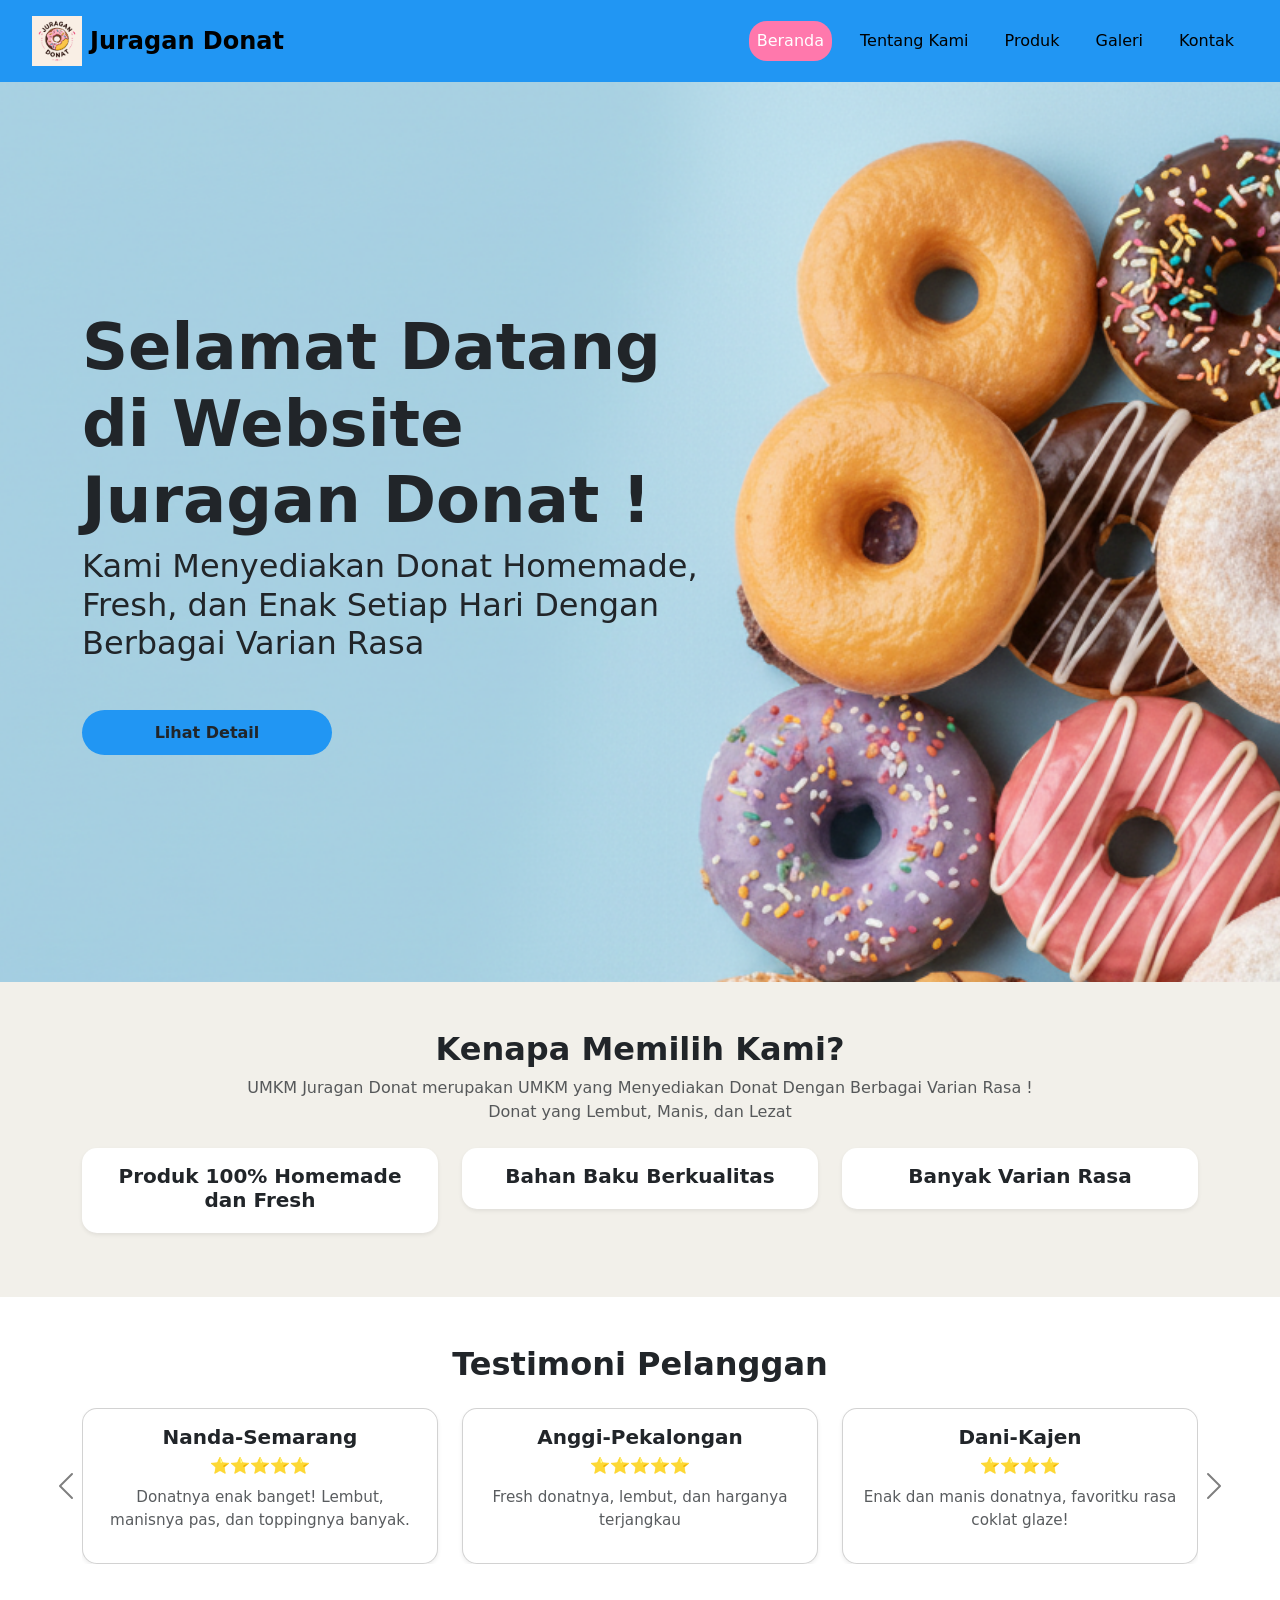
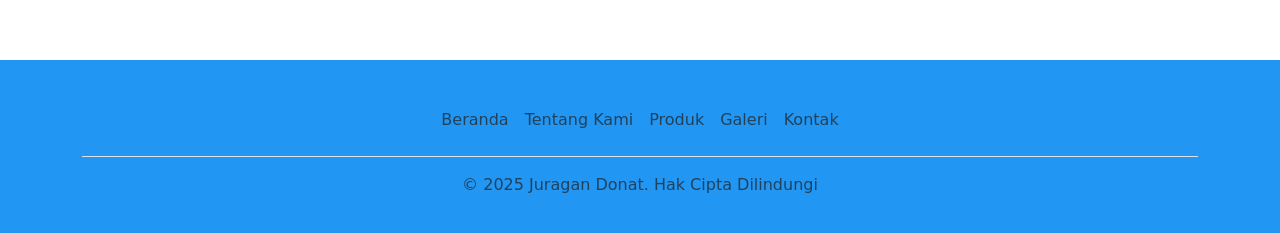
<file: index.html>
<!doctype html>
<html lang="id">
    <head>
        <meta charset="utf-8">
        <meta name="viewport" content="width=device-width, initial-scale=1">
        <title>Juragan Donat</title>
        <link rel="icon" type="image/png" href="images/Food Store Logo Juragan Donat.png">

        <link href="https://cdn.jsdelivr.net/npm/bootstrap@5.3.8/dist/css/bootstrap.min.css" rel="stylesheet">
        <link href="style.css" rel="stylesheet">
    </head>
    <body>
        <script src="https://code.jquery.com/jquery-3.6.0.min.js"></script>
        <script src="https://cdn.jsdelivr.net/npm/bootstrap@5.3.8/dist/js/bootstrap.bundle.min.js"></script>

        <!-- Navbar -->
        <nav class="navbar navbar-expand-lg bg-body-tertiary sticky-top">
            <div class="container-fluid">
                <a class="navbar-brand d-flex align-items-center" href="#">
                    <img src="images/Food Store Logo Juragan Donat.png" alt="Logo" height="50" class="me-2">
                    <span class="fw-bold fs-4">Juragan Donat</span>
                </a>
                <button class="navbar-toggler" type="button" data-bs-toggle="offcanvas" data-bs-target="#offcanvasNavbar" aria-controls="offcanvasNavbar" aria-label="Toggle navigation">
                    <span class="navbar-toggler-icon"></span>
                </button>
                <div class="offcanvas offcanvas-end" tabindex="-1" id="offcanvasNavbar" aria-labelledby="offcanvasNavbarLabel">
                    <div class="offcanvas-header">
                        <h5 class="offcanvas-title" id="offcanvasNavbarLabel">Juragan Donat</h5>
                        <button type="button" class="btn-close" data-bs-dismiss="offcanvas" aria-label="Close"></button>
                    </div>
                    <div class="offcanvas-body">
                        <ul class="navbar-nav justify-content-end flex-grow-1 pe-3">
                            <li class="nav-item">
                                <a class="nav-link active" aria-current="page" href="index.html">Beranda</a>
                            </li>
                            <li class="nav-item">
                                <a class="nav-link" href="tentang.html">Tentang Kami</a>
                            </li>
                            <li class="nav-item">
                                <a class="nav-link" href="produk.html">Produk</a>
                            </li>
                            <li class="nav-item">
                                <a class="nav-link" href="galeri.html">Galeri</a>
                            </li>
                            <li class="nav-item">
                                <a class="nav-link" href="kontak.html">Kontak</a>
                            </li>
                        </ul>
                    </div>
                </div>
            </div>
        </nav>

        <!-- Main Section -->
        <section class="main d-flex align-items-center">
            <div class="container py-7">
                <div class="col-lg-7 text-center">
                    <h1>Selamat Datang di Website Juragan Donat !</h1>
                    <h2>Kami Menyediakan Donat Homemade, Fresh, dan Enak Setiap Hari Dengan Berbagai Varian Rasa</h2>
                    <a href="tentang.html" class="btn mt-5 btn-primary fw-bold text-dark d-flex justify-content-center align-items-center btn0">Lihat Detail</a>
                </div>
            </div>
        </section>

        <!-- section keunggulan -->
        <section class="keunggulan py-5">
            <div class="container">

                <div class="text-center mb-4">
                    <h2 class="fw-bold">Kenapa Memilih Kami?</h2>
                    <p class="text-muted">
                        UMKM Juragan Donat merupakan UMKM yang Menyediakan Donat Dengan Berbagai Varian Rasa !<br>
                        Donat yang Lembut, Manis, dan Lezat
                    </p>
                </div>
                <div class="row justify-content-center">
                    <div class="col-md-4 mb-3">
                        <div class="card shadow-sm border-0 fitur-card p-3 text-center">
                            <h5 class="fw-bold">Produk 100% Homemade dan Fresh</h5>
                        </div>
                    </div>
                    <div class="col-md-4 mb-3">
                        <div class="card shadow-sm border-0 fitur-card p-3 text-center">
                            <h5 class="fw-bold">Bahan Baku Berkualitas</h5>
                        </div>
                    </div>
                    <div class="col-md-4 mb-3">
                        <div class="card shadow-sm border-0 fitur-card p-3 text-center">
                            <h5 class="fw-bold">Banyak Varian Rasa</h5>
                        </div>
                    </div>
                </div>
            </div>
        </section>

        <!-- Testimoni Section -->
        <section class="testimoni py-5">
            <div class="container">
                <div class="text-center mb-4">
                    <h2 class="fw-bold">Testimoni Pelanggan</h2>
                </div>
                <div id="carouselTestimoni" class="carousel slide" data-bs-ride="carousel">
                    <div class="carousel-inner text-center">
                        <!-- Testimoni 1 -->
                        <div class="carousel-item active">
                            <div class="row justify-content-center">
                                <div class="col-md-4">
                                    <div class="card p-3 shadow-sm">
                                        <h5 class="fw-bold">Nanda-Semarang</h5>
                                        <div class="text-warning mb-2">
                                            ⭐⭐⭐⭐⭐
                                        </div>
                                        <p class="text-muted">
                                            Donatnya enak banget! Lembut, manisnya pas, dan toppingnya banyak.
                                        </p>
                                    </div>
                                </div>
                                <div class="col-md-4">
                                    <div class="card p-3 shadow-sm">
                                        <h5 class="fw-bold">Anggi-Pekalongan</h5>
                                        <div class="text-warning mb-2">
                                            ⭐⭐⭐⭐⭐
                                        </div>
                                        <p class="text-muted">
                                            Fresh donatnya, lembut, dan harganya terjangkau
                                        </p>
                                    </div>
                                </div>
                                <div class="col-md-4">
                                    <div class="card p-3 shadow-sm">
                                        <h5 class="fw-bold">Dani-Kajen</h5>
                                        <div class="text-warning mb-2">
                                            ⭐⭐⭐⭐
                                        </div>
                                        <p class="text-muted">
                                            Enak dan manis donatnya, favoritku rasa coklat glaze!
                                        </p>
                                    </div>
                                </div>
                            </div>
                        </div>

                        <div class="carousel-item">
                            <div class="row justify-content-center">
                                <div class="col-md-4">
                                    <div class="card p-3 shadow-sm">
                                        <h5 class="fw-bold">Eko-Pekalongan</h5>
                                        <div class="text-warning mb-2">
                                            ⭐⭐⭐
                                        </div>
                                        <p class="text-muted">
                                            Lumayan, banyak varian rasanya
                                        </p>
                                    </div>
                                </div>
                                <div class="col-md-4">
                                    <div class="card p-3 shadow-sm">
                                        <h5 class="fw-bold">Putri-Bojong</h5>
                                        <div class="text-warning mb-2">
                                            ⭐⭐⭐⭐⭐
                                        </div>
                                        <p class="text-muted">
                                            Sukaa banget sama donatnya, rekomendasi aku rasa pistachio
                                        </p>
                                    </div>
                                </div>
                                <div class="col-md-4">
                                    <div class="card p-3 shadow-sm">
                                        <h5 class="fw-bold">Andi-Pekalongan</h5>
                                        <div class="text-warning mb-2">
                                            ⭐⭐⭐⭐
                                        </div>
                                        <p class="text-muted">
                                            Banyak varian rasa, jadi bingung mau beli yang mana
                                        </p>
                                    </div>
                                </div>
                            </div>
                        </div>
                    </div>
                    <!-- Tombol Slide -->
                    <button class="carousel-control-prev" type="button" data-bs-target="#carouselTestimoni" data-bs-slide="prev">
                        <span class="carousel-control-prev-icon"></span>
                    </button>
                    <button class="carousel-control-next" type="button" data-bs-target="#carouselTestimoni" data-bs-slide="next">
                        <span class="carousel-control-next-icon"></span>
                    </button>
                </div>
            </div>
        </section>

        <!-- Footer -->
        <footer class="footer mt-5">
            <div class="container">
                <ul class="nav justify-content-center border-bottom pb-3 mb-3">
                    <li class="nav-item">
                        <a href="index.html" class="nav-link px-2 text-body-secondary">Beranda</a>
                    </li>
                    <li class="nav-item">
                        <a href="tentang.html" class="nav-link px-2 text-body-secondary">Tentang Kami</a>
                    </li>
                    <li class="nav-item">
                        <a href="produk.html" class="nav-link px-2 text-body-secondary">Produk</a>
                    </li>
                    <li class="nav-item">
                        <a href="galeri.html" class="nav-link px-2 text-body-secondary">Galeri</a>
                    </li>
                    <li class="nav-item">
                        <a href="kontak.html" class="nav-link px-2 text-body-secondary">Kontak</a>
                    </li>
                </ul>
                <p class="text-center text-body-secondary">&copy; 2025 Juragan Donat. Hak Cipta Dilindungi</p>
            </div>
        </footer>

    </body>
</html>
</file>
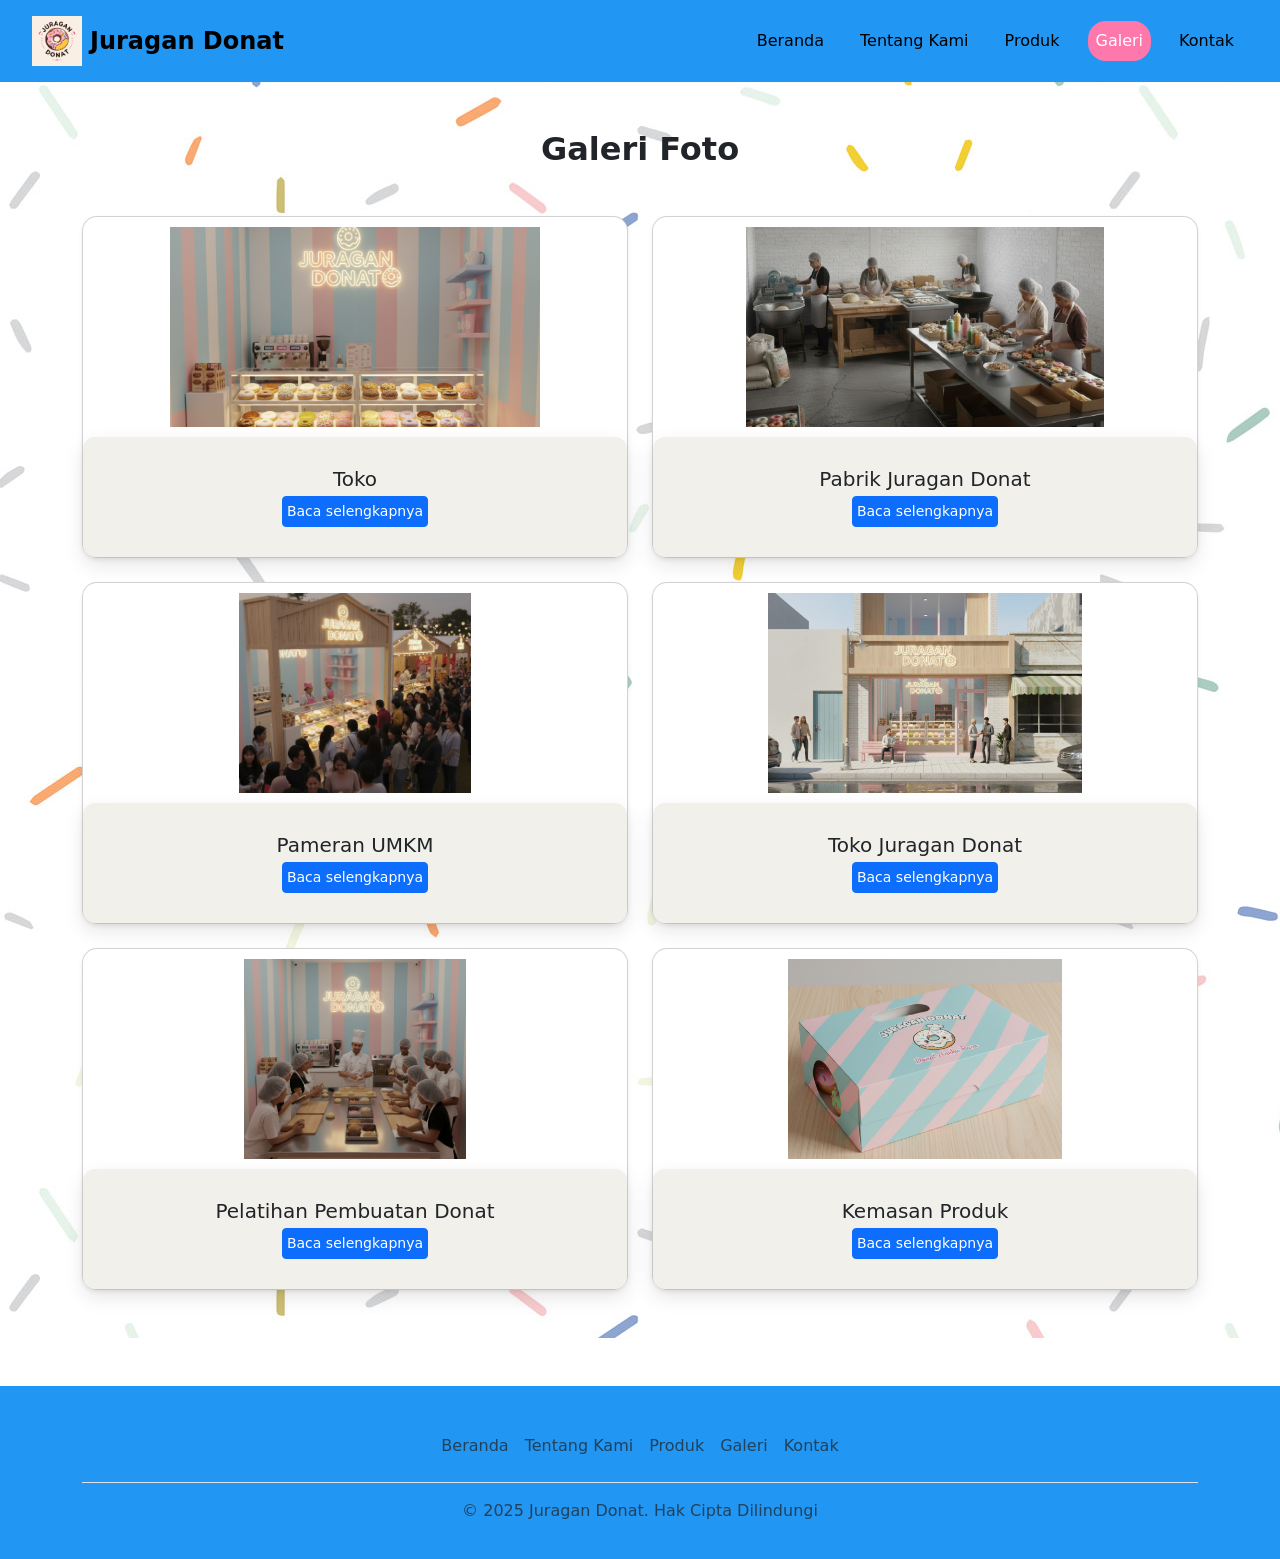
<file: galeri.html>
<!doctype html>
<html lang="id">
    <head>
        <meta charset="utf-8">
        <meta name="viewport" content="width=device-width, initial-scale=1">
        <title>Juragan Donat</title>
        <link rel="icon" type="image/png" href="images/Food Store Logo Juragan Donat.png">

        <link href="https://cdn.jsdelivr.net/npm/bootstrap@5.3.8/dist/css/bootstrap.min.css" rel="stylesheet">
        <link href="style.css" rel="stylesheet">
    </head>
    <body>
        <script src="https://code.jquery.com/jquery-3.6.0.min.js"></script>
        <script src="https://cdn.jsdelivr.net/npm/bootstrap@5.3.8/dist/js/bootstrap.bundle.min.js"></script>

        <!-- Navbar -->
        <nav class="navbar navbar-expand-lg bg-body-tertiary sticky-top">
            <div class="container-fluid">
                <a class="navbar-brand d-flex align-items-center" href="#">
                    <img src="images/Food Store Logo Juragan Donat.png" alt="Logo" height="50" class="me-2">
                    <span class="fw-bold fs-4">Juragan Donat</span>
                </a>
                <button class="navbar-toggler" type="button" data-bs-toggle="offcanvas" data-bs-target="#offcanvasNavbar" aria-controls="offcanvasNavbar" aria-label="Toggle navigation">
                    <span class="navbar-toggler-icon"></span>
                </button>
                <div class="offcanvas offcanvas-end" tabindex="-1" id="offcanvasNavbar" aria-labelledby="offcanvasNavbarLabel">
                    <div class="offcanvas-header">
                        <h5 class="offcanvas-title" id="offcanvasNavbarLabel">Juragan Donat</h5>
                        <button type="button" class="btn-close" data-bs-dismiss="offcanvas" aria-label="Close"></button>
                    </div>
                    <div class="offcanvas-body">
                        <ul class="navbar-nav justify-content-end flex-grow-1 pe-3">
                            <li class="nav-item">
                                <a class="nav-link" href="index.html">Beranda</a>
                            </li>
                            <li class="nav-item">
                                <a class="nav-link" href="tentang.html">Tentang Kami</a>
                            </li>
                            <li class="nav-item">
                                <a class="nav-link" href="produk.html">Produk</a>
                            </li>
                            <li class="nav-item">
                                <a class="nav-link active" aria-current="page" href="galeri.html">Galeri</a>
                            </li>
                            <li class="nav-item">
                                <a class="nav-link" href="kontak.html">Kontak</a>
                            </li>
                        </ul>
                    </div>
                </div>
            </div>
        </nav>

        <section class="galeri py-5">
            <div class="container">
                <div class="row g-4">
                    <h2 class=" fw-bold mb-4 text-center">Galeri Foto</h2>
                    <!-- Card 1 -->
                    <div class="col-lg-6 col-md-3 col-sm-6">
                        <div class="card h-100 shadow-sm">
                            <img src="images/toko.png" class="card-img-top" alt="Toko">
                            <div class="card-body">
                                <h5 class="card-title">Toko</h5>
                                <div class="collapse" id="desc1">
                                    <p class="card-text">
                                        Ini adalah toko tampak dalam dari toko donat juragan donat, yang di dalamnya
                                        berisi etalase dangan berbagai macam produk donat yang menarik.
                                    </p>
                                </div>
                                <button class="btn1 btn btn-sm btn-primary btn-toggle" data-bs-toggle="collapse" 
                                data-bs-target="#desc1">Baca selengkapnya</button>
                            </div>
                        </div>
                    </div>
                    <!-- Card 2 -->
                    <div class="col-lg-6 col-md-3 col-sm-6">
                        <div class="card h-100 shadow-sm">
                            <img src="images/pabrikDonat.png" class="card-img-top" alt="Pabrik">
                            <div class="card-body">
                                <h5 class="card-title">Pabrik Juragan Donat</h5>
                                <div class="collapse" id="desc2">
                                    <p class="card-text">
                                        Pabrik juraga donat, di pabrik ini donat dibuat dengan homemade dan fresh
                                        serta dengan bahan yang berkualitas.
                                    </p>
                                </div>
                                <button class="btn1 btn btn-sm btn-primary btn-toggle" data-bs-toggle="collapse" 
                                data-bs-target="#desc2">Baca selengkapnya</button>
                            </div>
                        </div>
                    </div>
                    <!-- Card 3 -->
                    <div class="col-lg-6 col-md-3 col-sm-6">
                        <div class="card h-100 shadow-sm">
                            <img src="images/pameran.png" class="card-img-top" alt="pameran">
                            <div class="card-body">
                                <h5 class="card-title">Pameran UMKM</h5>
                                <div class="collapse" id="desc3">
                                    <p class="card-text">
                                        Pameran UMKM yang diikuti juragan donat. Ada banyak sekali pengunjung yang
                                        tertarik dan membeli donat dari juragan donat.
                                    </p>
                                </div>
                                <button class="btn1 btn btn-sm btn-primary btn-toggle" data-bs-toggle="collapse" 
                                data-bs-target="#desc3">Baca selengkapnya</button>
                            </div>
                        </div>
                    </div>
                    <!-- Card 4 -->
                    <div class="col-lg-6 col-md-3 col-sm-6">
                        <div class="card h-100 shadow-sm">
                            <img src="images/tokoDepanDonat.png" class="card-img-top" alt="toko depan">
                            <div class="card-body">
                                <h5 class="card-title">Toko Juragan Donat</h5>
                                <div class="collapse" id="desc4">
                                    <p class="card-text">
                                        Toko juragan donat tampak depan dari jalan raya, toko yang sederhana
                                        dan berada di lokasi yang strategis.
                                    </p>
                                </div>
                                <button class="btn1 btn btn-sm btn-primary btn-toggle" data-bs-toggle="collapse" 
                                data-bs-target="#desc4">Baca selengkapnya</button>
                            </div>
                        </div>
                    </div>
                    <!-- Card 5 -->
                    <div class="col-lg-6 col-md-3 col-sm-6">
                        <div class="card h-100 shadow-sm">
                            <img src="images/pelatihanDonat.png" class="card-img-top" alt="pelatihan">
                            <div class="card-body">
                                <h5 class="card-title">Pelatihan Pembuatan Donat</h5>
                                <div class="collapse" id="desc5">
                                    <p class="card-text">
                                        Juragan donat memberikan pelatihan bagi siapa yang ingin mencoba membuat
                                        donat sendiri, dengan narasumber langsung yaitu owner dari juragan donat.
                                    </p>
                                </div>
                                <button class="btn1 btn btn-sm btn-primary btn-toggle" data-bs-toggle="collapse" 
                                data-bs-target="#desc5">Baca selengkapnya</button>
                            </div>
                        </div>
                    </div>
                    <!-- Card 6 -->
                    <div class="col-lg-6 col-md-3 col-sm-6">
                        <div class="card h-100 shadow-sm">
                            <img src="images/kemasanDonat.png" class="card-img-top" alt="kemasan">
                            <div class="card-body">
                                <h5 class="card-title">Kemasan Produk</h5>
                                <div class="collapse" id="desc6">
                                    <p class="card-text">
                                        Kemasan produk dari juragan donat. Kemasan yang lucu dengan
                                        kombinasi warna biru dan pink memberika kesan menarik kepada pelanggan.
                                    </p>
                                </div>
                                <button class="btn1 btn btn-sm btn-primary btn-toggle" data-bs-toggle="collapse" 
                                data-bs-target="#desc6">Baca selengkapnya</button>
                            </div>
                        </div>
                    </div>
                </div>
            </div>
        </section>

        <!-- Footer -->
        <footer class="footer mt-5">
            <div class="container">
                <ul class="nav justify-content-center border-bottom pb-3 mb-3">
                    <li class="nav-item">
                        <a href="index.html" class="nav-link px-2 text-body-secondary">Beranda</a>
                    </li>
                    <li class="nav-item">
                        <a href="tentang.html" class="nav-link px-2 text-body-secondary">Tentang Kami</a>
                    </li>
                    <li class="nav-item">
                        <a href="produk.html" class="nav-link px-2 text-body-secondary">Produk</a>
                    </li>
                    <li class="nav-item">
                        <a href="galeri.html" class="nav-link px-2 text-body-secondary">Galeri</a>
                    </li>
                    <li class="nav-item">
                        <a href="kontak.html" class="nav-link px-2 text-body-secondary">Kontak</a>
                    </li>
                </ul>
                <p class="text-center text-body-secondary">&copy; 2025 Juragan Donat. Hak Cipta Dilindungi</p>
            </div>
        </footer>

        <script src="js/galeri.js"></script>
    </body>
</html>
</file>
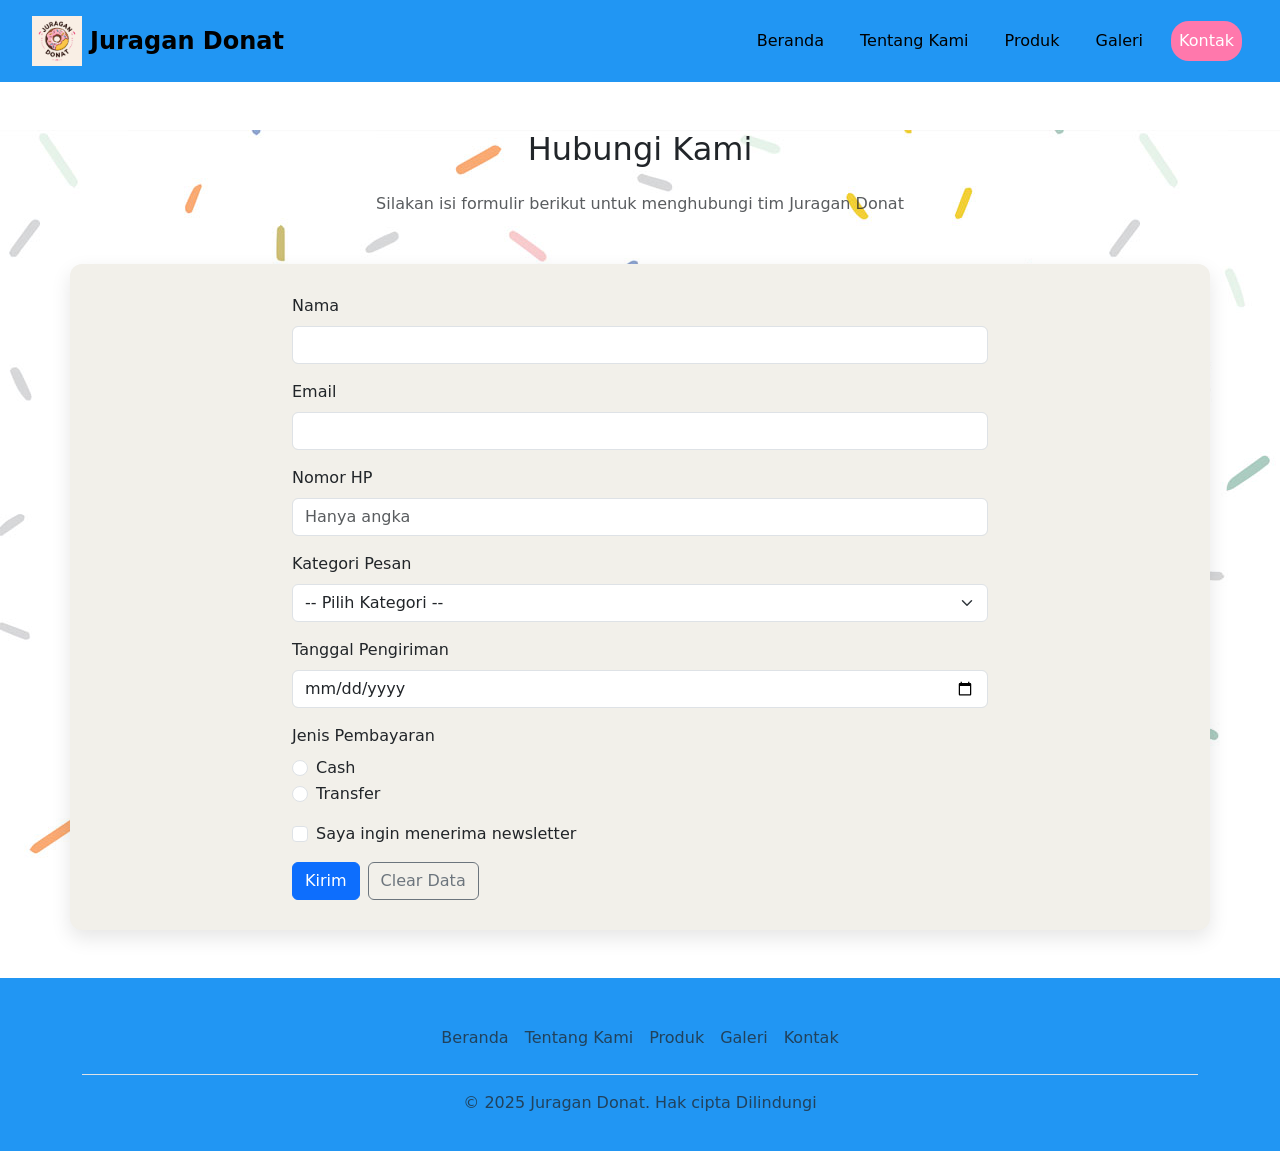
<file: kontak.html>
<!doctype html>
<html lang="en">
    <head>
        <meta charset="utf-8">
        <meta name="viewport" content="width=device-width, initial-scale=1">
        <title>Juragan Donat</title>
        <link rel="icon" type="image/png" href="images/Food Store Logo Juragan Donat.png">

        <link href="https://cdn.jsdelivr.net/npm/bootstrap@5.3.8/dist/css/bootstrap.min.css" rel="stylesheet">
        <link href="style.css" rel="stylesheet">
    </head>
    <body>
        <script src="https://code.jquery.com/jquery-3.6.0.min.js"></script>
        <script src="https://cdn.jsdelivr.net/npm/bootstrap@5.3.8/dist/js/bootstrap.bundle.min.js"></script>

        <!-- Navbar -->
        <nav class="navbar navbar-expand-lg bg-body-tertiary sticky-top">
            <div class="container-fluid">
                <a class="navbar-brand d-flex align-items-center" href="#">
                    <img src="images/Food Store Logo Juragan Donat.png" alt="Logo" height="50" class="me-2">
                    <span class="fw-bold fs-4">Juragan Donat</span>
                </a>
                <button class="navbar-toggler" type="button" data-bs-toggle="offcanvas" data-bs-target="#offcanvasNavbar" aria-controls="offcanvasNavbar" aria-label="Toggle navigation">
                    <span class="navbar-toggler-icon"></span>
                </button>
                <div class="offcanvas offcanvas-end" tabindex="-1" id="offcanvasNavbar" aria-labelledby="offcanvasNavbarLabel">
                    <div class="offcanvas-header">
                        <h5 class="offcanvas-title" id="offcanvasNavbarLabel">Juragan Donat</h5>
                        <button type="button" class="btn-close" data-bs-dismiss="offcanvas" aria-label="Close"></button>
                    </div>
                    <div class="offcanvas-body">
                        <ul class="navbar-nav justify-content-end flex-grow-1 pe-3">
                            <li class="nav-item">
                                <a class="nav-link" href="index.html">Beranda</a>
                            </li>
                            <li class="nav-item">
                                <a class="nav-link" href="tentang.html">Tentang Kami</a>
                            </li>
                            <li class="nav-item">
                                <a class="nav-link" href="produk.html">Produk</a>
                            </li>
                            <li class="nav-item">
                                <a class="nav-link" href="galeri.html">Galeri</a>
                            </li>
                            <li class="nav-item">
                                <a class="nav-link active" aria-current="page" href="kontak.html">Kontak</a>
                            </li>
                        </ul>
                    </div>
                </div>
            </div>
        </nav>

        <section class="kontak">
            <div class="container my-5">
                <h2 class="text-center mb-4">Hubungi Kami</h2>
                <p class="text-center text-muted mb-5">
                    Silakan isi formulir berikut untuk menghubungi tim Juragan Donat
                </p>

                <div class="card-body row justify-content-center">
                    <div class="col-lg-8">

                        <form id="kontakForm">

                            <!-- Nama -->
                            <div class="mb-3">
                                <label class="form-label">Nama</label>
                                <input type="text" class="form-control" id="nama">
                                <small class="text-danger" id="errorNama"></small>
                            </div>

                            <!-- Email -->
                            <div class="mb-3">
                                <label class="form-label">Email</label>
                                <input type="email" class="form-control" id="email">
                                <small class="text-danger" id="errorEmail"></small>
                            </div>

                            <!-- No HP -->
                            <div class="mb-3">
                                <label class="form-label">Nomor HP</label>
                                <input type="text" class="form-control" id="nohp" placeholder="Hanya angka">
                                <small class="text-danger" id="errorHP"></small>
                            </div>

                            <!-- Kategori -->
                            <div class="mb-3">
                                <label class="form-label">Kategori Pesan</label>
                                <select class="form-select" id="kategori">
                                    <option value="">-- Pilih Kategori --</option>
                                    <option value="umum">Umum</option>
                                    <option value="produk">Produk</option>
                                    <option value="kerjasama">Kerjasama</option>
                                </select>
                            </div>

                            <!-- Tanggal -->
                            <div class="mb-3">
                                <label class="form-label">Tanggal Pengiriman</label>
                                <input type="date" class="form-control" id="tanggal">
                                <small id="errorTanggal" class="text-danger"></small>
                            </div>

                            <!-- Jenis Pembayaran -->
                            <div class="mb-3">
                                <label class="form-label">Jenis Pembayaran</label>
                                <div class="form-check">
                                    <input class="form-check-input" type="radio" name="jenispembayaran" id="cod">
                                    <label class="form-check-label" for="cod">Cash</label>
                                </div>
                                <div class="form-check">
                                    <input class="form-check-input" type="radio" name="jenispembayaran" id="online">
                                    <label class="form-check-label" for="online">Transfer</label>
                                </div>
                                <small id="errorPembayaran" class="text-danger"></small>
                            </div>

                            <!-- Checkbox -->
                            <div class="form-check mb-3">
                                <input class="form-check-input" type="checkbox" id="langganan">
                                <label class="form-check-label">Saya ingin menerima newsletter</label>
                            </div>

                            <!-- Feedback -->
                            <div id="feedback" class="mb-3"></div>

                            <!-- Button -->
                            <div class="d-flex gap-2">
                                <button type="submit" class="btn btn-primary">Kirim</button>
                                <button type="button" id="clearForm" class="btn btn-outline-secondary">Clear Data</button>
                            </div>
                        </form>
                    </div>
                </div>
            </div>
        </section>
        

        <!-- Footer -->
        <footer class="footer mt-5">
            <div class="container">
                <ul class="nav justify-content-center border-bottom pb-3 mb-3">
                    <li class="nav-item">
                        <a href="index.html" class="nav-link px-2 text-body-secondary">Beranda</a>
                    </li>
                    <li class="nav-item">
                        <a href="tentang.html" class="nav-link px-2 text-body-secondary">Tentang Kami</a>
                    </li>
                    <li class="nav-item">
                        <a href="produk.html" class="nav-link px-2 text-body-secondary">Produk</a>
                    </li>
                    <li class="nav-item">
                        <a href="galeri.html" class="nav-link px-2 text-body-secondary">Galeri</a>
                    </li>
                    <li class="nav-item">
                        <a href="kontak.html" class="nav-link px-2 text-body-secondary">Kontak</a>
                    </li>
                </ul>
                <p class="text-center text-body-secondary">&copy; 2025 Juragan Donat. Hak cipta Dilindungi</p>
            </div>
        </footer>

        <script src="js/kontak.js"></script>
    </body>
</html>
</file>
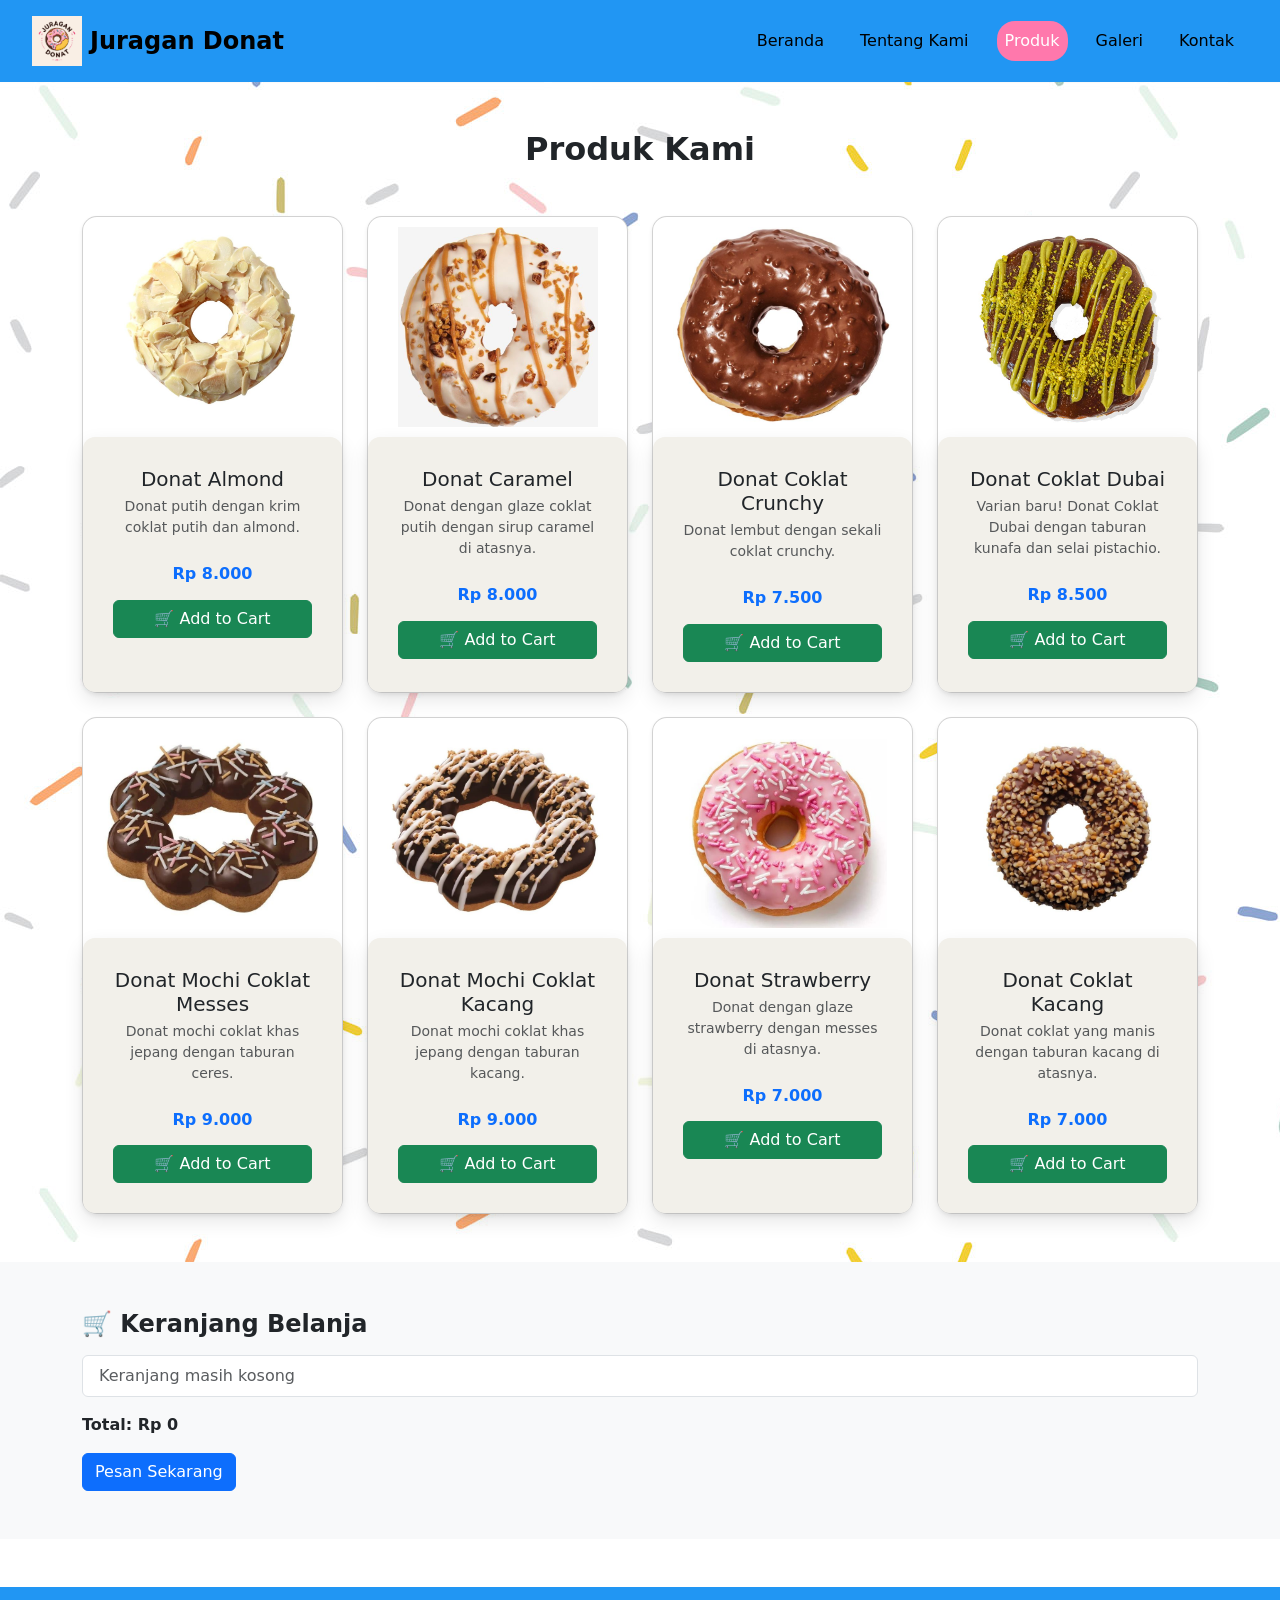
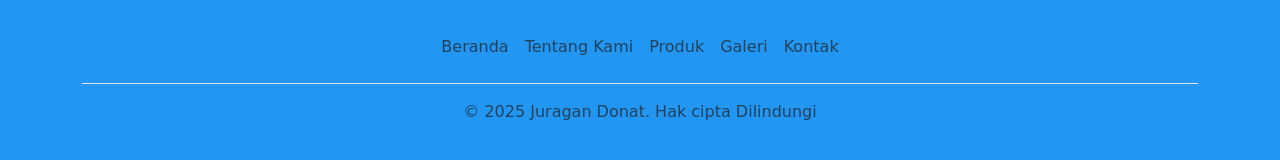
<file: produk.html>
<!doctype html>
<html lang="en">
    <head>
        <meta charset="utf-8">
        <meta name="viewport" content="width=device-width, initial-scale=1">
        <title>Juragan Donat</title>
        <link rel="icon" type="image/png" href="images/Food Store Logo Juragan Donat.png">

        <link href="https://cdn.jsdelivr.net/npm/bootstrap@5.3.8/dist/css/bootstrap.min.css" rel="stylesheet">
        <link href="style.css" rel="stylesheet">
    </head>
    <body>
        <script src="https://code.jquery.com/jquery-3.6.0.min.js"></script>
        <script src="https://cdn.jsdelivr.net/npm/bootstrap@5.3.8/dist/js/bootstrap.bundle.min.js"></script>

        <!-- Navbar -->
        <nav class="navbar navbar-expand-lg bg-body-tertiary sticky-top">
            <div class="container-fluid">
                <a class="navbar-brand d-flex align-items-center" href="#">
                    <img src="images/Food Store Logo Juragan Donat.png" alt="Logo" height="50" class="me-2">
                    <span class="fw-bold fs-4">Juragan Donat</span>
                </a>
                <button class="navbar-toggler" type="button" data-bs-toggle="offcanvas" data-bs-target="#offcanvasNavbar" aria-controls="offcanvasNavbar" aria-label="Toggle navigation">
                    <span class="navbar-toggler-icon"></span>
                </button>
                <div class="offcanvas offcanvas-end" tabindex="-1" id="offcanvasNavbar" aria-labelledby="offcanvasNavbarLabel">
                    <div class="offcanvas-header">
                        <h5 class="offcanvas-title" id="offcanvasNavbarLabel">Juragan Donat</h5>
                        <button type="button" class="btn-close" data-bs-dismiss="offcanvas" aria-label="Close"></button>
                    </div>
                    <div class="offcanvas-body">
                        <ul class="navbar-nav justify-content-end flex-grow-1 pe-3">
                            <li class="nav-item">
                                <a class="nav-link" href="index.html">Beranda</a>
                            </li>
                            <li class="nav-item">
                                <a class="nav-link" href="tentang.html">Tentang Kami</a>
                            </li>
                            <li class="nav-item">
                                <a class="nav-link active" aria-current="page" href="produk.html">Produk</a>
                            </li>
                            <li class="nav-item">
                                <a class="nav-link" href="galeri.html">Galeri</a>
                            </li>
                            <li class="nav-item">
                                <a class="nav-link" href="kontak.html">Kontak</a>
                            </li>
                        </ul>
                    </div>
                </div>
            </div>
        </nav>

        <section class="produk py-5">
            <div class="container">
                <div class="row g-4">
                    <h2 class="fw-bold text-center mb-4">Produk Kami</h2>

                    <!-- Produk 1 -->
                    <div class="col-12 col-sm-6 col-md-4 col-lg-3">
                        <div class="card h-100 shadow-sm">
                            <img src="images/donat almond.jpg" class="card-img-top" alt="Donat Almond">

                            <div class="card-body d-flex flex-column">
                                <h5 class="card-title">Donat Almond</h5>
                                <p class="card-text text-muted small">Donat putih dengan krim coklat putih dan almond.</p>
                                <h6 class="fw-bold text-primary mb-3">Rp 8.000</h6>
                                <button class="btn btn-success add"
                                    data-nama="Donat Almond"
                                    data-harga="8000">
                                    🛒 Add to Cart
                                </button>
                            </div>
                        </div>
                    </div>
                    <!-- Produk 2 -->
                    <div class="col-12 col-sm-6 col-md-4 col-lg-3">
                        <div class="card h-100 shadow-sm">
                            <img src="images/donat caramel.jpg" class="card-img-top" alt="Donat Caramel">

                            <div class="card-body d-flex flex-column">
                                <h5 class="card-title">Donat Caramel</h5>
                                <p class="card-text text-muted small">Donat dengan glaze coklat putih dengan sirup caramel di atasnya.</p>
                                <h6 class="fw-bold text-primary mb-3">Rp 8.000</h6>
                                <button class="btn btn-success add"
                                    data-nama="Donat Caramel"
                                    data-harga="8000">
                                    🛒 Add to Cart
                                </button>
                            </div>
                        </div>
                    </div>
                    <!-- Produk 3 -->
                    <div class="col-12 col-sm-6 col-md-4 col-lg-3">
                        <div class="card h-100 shadow-sm">
                            <img src="images/donat coklat crunchy.jpg" class="card-img-top" alt="Donat Coklat Crunchy">

                            <div class="card-body d-flex flex-column">
                                <h5 class="card-title">Donat Coklat Crunchy</h5>
                                <p class="card-text text-muted small">Donat lembut dengan sekali coklat crunchy.</p>
                                <h6 class="fw-bold text-primary mb-3">Rp 7.500</h6>
                                <button class="btn btn-success add"
                                    data-nama="Donat Coklat Crunchy"
                                    data-harga="7500">
                                    🛒 Add to Cart
                                </button>
                            </div>
                        </div>
                    </div>
                    <!-- Produk 4 -->
                    <div class="col-12 col-sm-6 col-md-4 col-lg-3">
                        <div class="card h-100 shadow-sm">
                            <img src="images/donat coklat dubai.jpg" class="card-img-top" alt="Donat Coklat Dubai">

                            <div class="card-body d-flex flex-column">
                                <h5 class="card-title">Donat Coklat Dubai</h5>
                                <p class="card-text text-muted small">Varian baru! Donat Coklat Dubai dengan taburan kunafa dan selai pistachio.</p>
                                <h6 class="fw-bold text-primary mb-3">Rp 8.500</h6>
                                <button class="btn btn-success add"
                                    data-nama="Donat Coklat Dubai"
                                    data-harga="8500">
                                    🛒 Add to Cart
                                </button>
                            </div>
                        </div>
                    </div>
                    <!-- Produk 5 -->
                    <div class="col-12 col-sm-6 col-md-4 col-lg-3">
                        <div class="card h-100 shadow-sm">
                            <img src="images/donat mochi coklat ceres.jpg" class="card-img-top" alt="Donat Mochi Coklat">

                            <div class="card-body d-flex flex-column">
                                <h5 class="card-title">Donat Mochi Coklat Messes</h5>
                                <p class="card-text text-muted small">Donat mochi coklat khas jepang dengan taburan ceres.</p>
                                <h6 class="fw-bold text-primary mb-3">Rp 9.000</h6>
                                <button class="btn btn-success add"
                                    data-nama="Donat Mochi Coklat Messes"
                                    data-harga="9000">
                                    🛒 Add to Cart
                                </button>
                            </div>
                        </div>
                    </div>
                    <!-- Produk 6 -->
                    <div class="col-12 col-sm-6 col-md-4 col-lg-3">
                        <div class="card h-100 shadow-sm">
                            <img src="images/donat mochi coklat kacang.jpg" class="card-img-top" alt="Donat Coklat Kacang">

                            <div class="card-body d-flex flex-column">
                                <h5 class="card-title">Donat Mochi Coklat Kacang</h5>
                                <p class="card-text text-muted small">Donat mochi coklat khas jepang dengan taburan kacang.</p>
                                <h6 class="fw-bold text-primary mb-3">Rp 9.000</h6>
                                <button class="btn btn-success add"
                                    data-nama="Donat Mochi Coklat Kacang"
                                    data-harga="9000">
                                    🛒 Add to Cart
                                </button>
                            </div>
                        </div>
                    </div>
                    <!-- Produk 7 -->
                    <div class="col-12 col-sm-6 col-md-4 col-lg-3">
                        <div class="card h-100 shadow-sm">
                            <img src="images/donat strawberry.jpg" class="card-img-top" alt="Donat Stroberi">

                            <div class="card-body d-flex flex-column">
                                <h5 class="card-title">Donat Strawberry</h5>
                                <p class="card-text text-muted small">Donat dengan glaze strawberry dengan messes di atasnya.</p>
                                <h6 class="fw-bold text-primary mb-3">Rp 7.000</h6>
                                <button class="btn btn-success add"
                                    data-nama="Donat Strawberry"
                                    data-harga="7000">
                                    🛒 Add to Cart
                                </button>
                            </div>
                        </div>
                    </div>
                    <!-- Produk 8 -->
                    <div class="col-12 col-sm-6 col-md-4 col-lg-3">
                        <div class="card h-100 shadow-sm">
                            <img src="images/donat coklat kacang.jpg" class="card-img-top" alt="Donat Coklat Kacang">

                            <div class="card-body d-flex flex-column">
                                <h5 class="card-title">Donat Coklat Kacang</h5>
                                <p class="card-text text-muted small">Donat coklat yang manis dengan taburan kacang di atasnya.</p>
                                <h6 class="fw-bold text-primary mb-3">Rp 7.000</h6>
                                <button class="btn btn-success add"
                                    data-nama="Donat Coklat Kacang"
                                    data-harga="7000">
                                    🛒 Add to Cart
                                </button>
                            </div>
                        </div>
                    </div>
                </div>
            </div>
        </section>

        <section class="cart py-5 bg-light">
            <div class="container">
                <h4 class="fw-bold mb-3">🛒 Keranjang Belanja</h4>

                <ul id="cartList" class="list-group mb-3">
                    <li class="list-group-item text-muted">Keranjang masih kosong</li>
                </ul>

                <p class="fw-bold">
                    Total: <span id="totalHarga">Rp 0</span>
                </p>

                <button id="btnPesan" class="btn btn-primary">
                    Pesan Sekarang
                </button>  

                <!-- Pesan berhasil -->
                <div id="pesanSukses" class="alert alert-success mt-3" style="display:none;">
                    ✅ Pesanan berhasil dilakukan!
                </div>
            </div>
        </section>



        <!-- Footer -->
        <footer class="footer mt-5">
            <div class="container">
                <ul class="nav justify-content-center border-bottom pb-3 mb-3">
                    <li class="nav-item">
                        <a href="index.html" class="nav-link px-2 text-body-secondary">Beranda</a>
                    </li>
                    <li class="nav-item">
                        <a href="tentang.html" class="nav-link px-2 text-body-secondary">Tentang Kami</a>
                    </li>
                    <li class="nav-item">
                        <a href="produk.html" class="nav-link px-2 text-body-secondary">Produk</a>
                    </li>
                    <li class="nav-item">
                        <a href="galeri.html" class="nav-link px-2 text-body-secondary">Galeri</a>
                    </li>
                    <li class="nav-item">
                        <a href="kontak.html" class="nav-link px-2 text-body-secondary">Kontak</a>
                    </li>
                </ul>
                <p class="text-center text-body-secondary">&copy; 2025 Juragan Donat. Hak cipta Dilindungi</p>
            </div>
        </footer>

        <script src="js/produk.js"></script>

    </body>
</html>
</file>
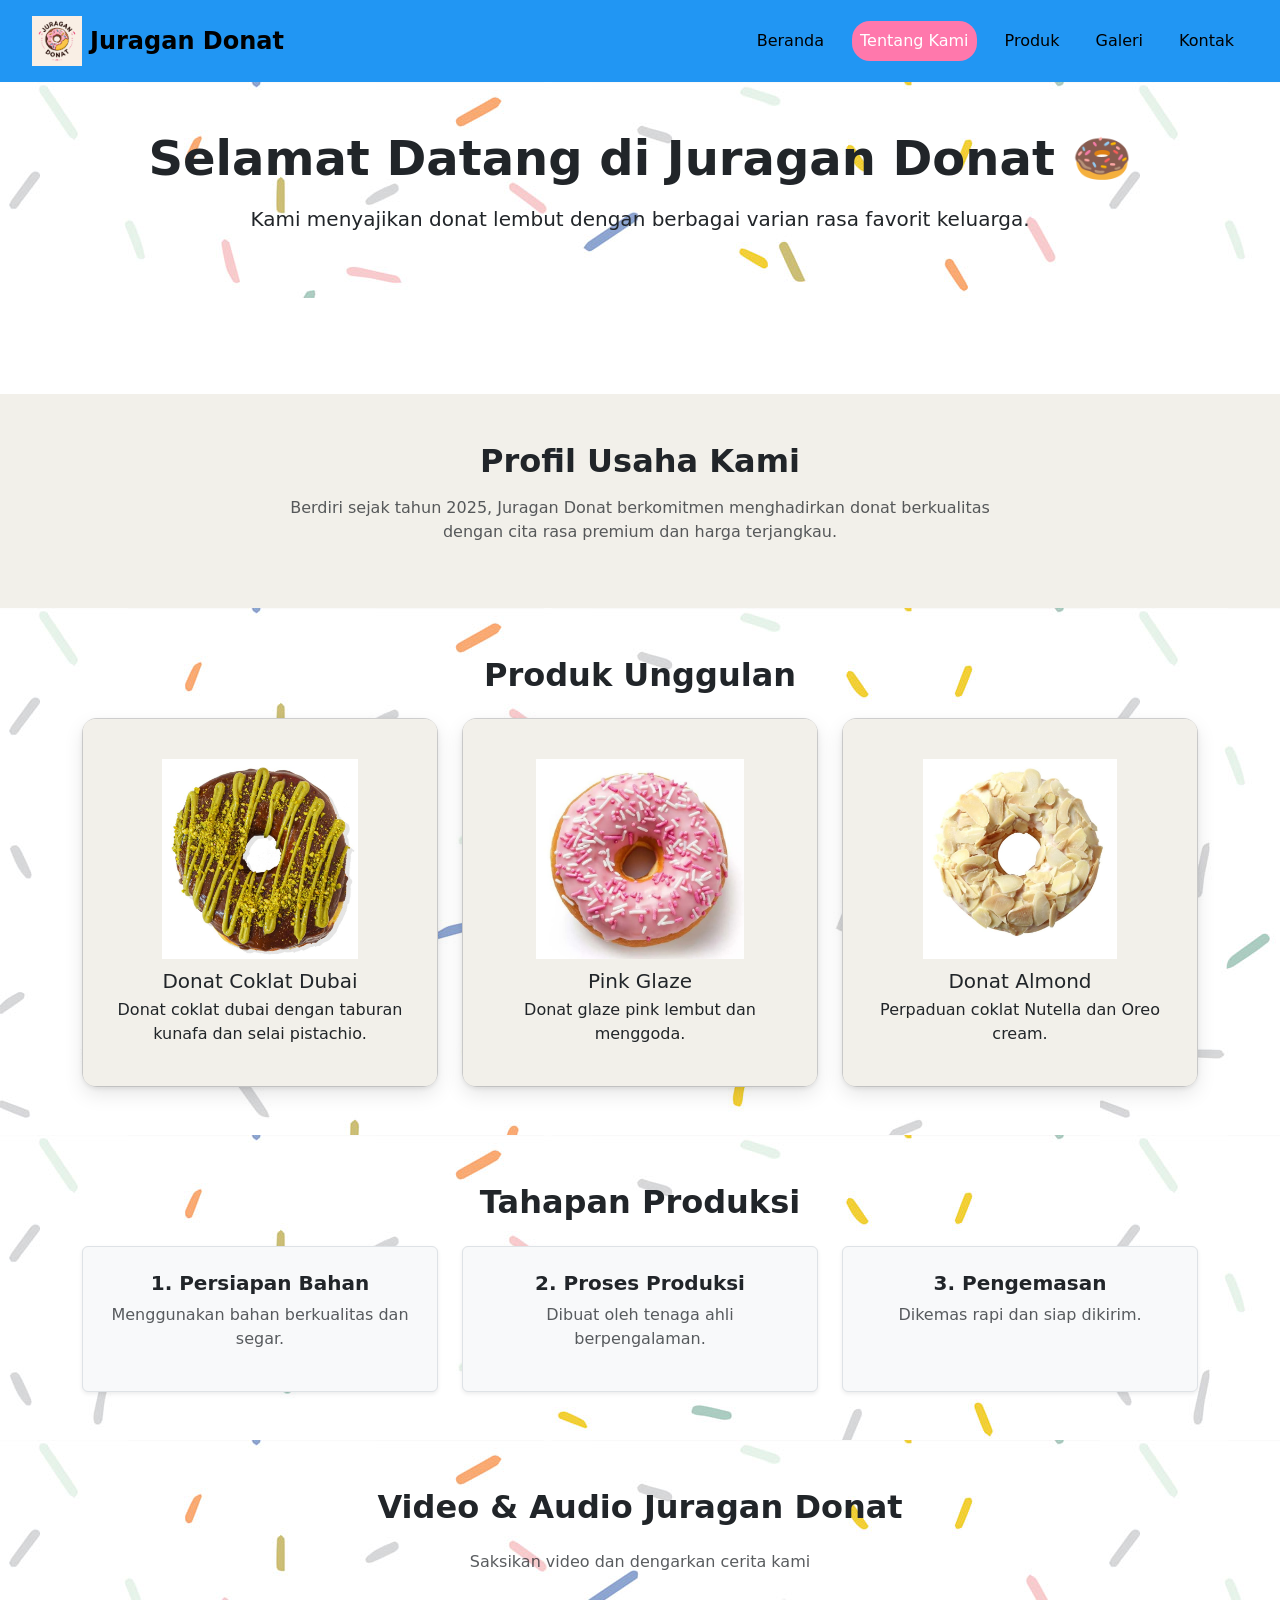
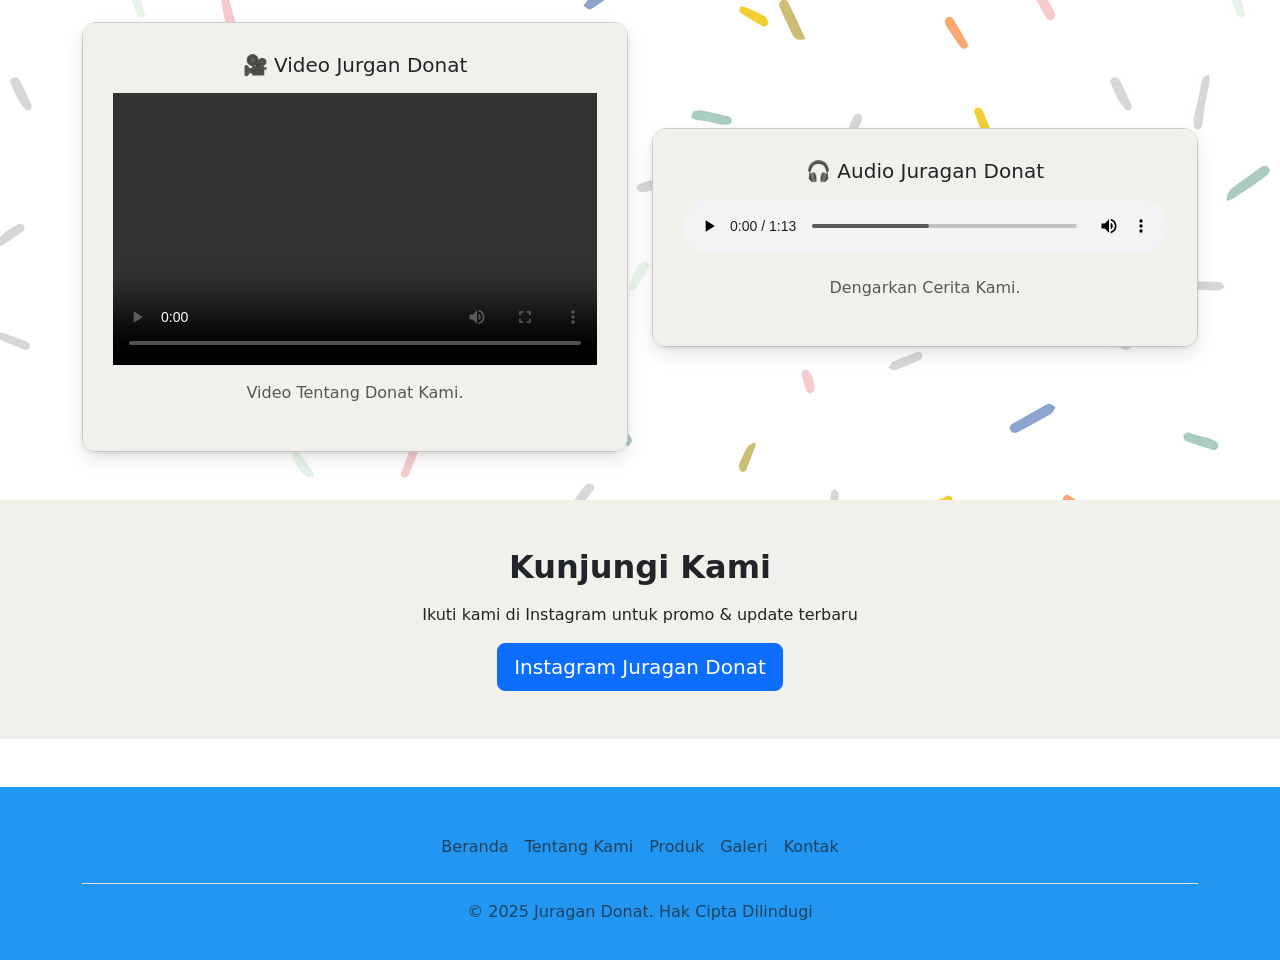
<file: tentang.html>
<!doctype html>
<html lang="id">
    <head>
        <meta charset="utf-8">
        <meta name="viewport" content="width=device-width, initial-scale=1">
        <title>Juragan Donat</title>
        <link rel="icon" type="image/png" href="images/Food Store Logo Juragan Donat.png">

        <link href="https://cdn.jsdelivr.net/npm/bootstrap@5.3.8/dist/css/bootstrap.min.css" rel="stylesheet">
        <link href="style.css" rel="stylesheet">
    </head>
    <body>
        <script src="https://code.jquery.com/jquery-3.6.0.min.js"></script>
        <script src="https://cdn.jsdelivr.net/npm/bootstrap@5.3.8/dist/js/bootstrap.bundle.min.js"></script>

        <!-- Navbar -->
        <nav class="navbar navbar-expand-lg bg-body-tertiary sticky-top">
            <div class="container-fluid">
                <a class="navbar-brand d-flex align-items-center" href="#">
                    <img src="images/Food Store Logo Juragan Donat.png" alt="Logo" height="50" class="me-2">
                    <span class="fw-bold fs-4">Juragan Donat</span>
                </a>
                <button class="navbar-toggler" type="button" data-bs-toggle="offcanvas" data-bs-target="#offcanvasNavbar" aria-controls="offcanvasNavbar" aria-label="Toggle navigation">
                    <span class="navbar-toggler-icon"></span>
                </button>
                <div class="offcanvas offcanvas-end" tabindex="-1" id="offcanvasNavbar" aria-labelledby="offcanvasNavbarLabel">
                    <div class="offcanvas-header">
                        <h5 class="offcanvas-title" id="offcanvasNavbarLabel">Juragan Donat</h5>
                        <button type="button" class="btn-close" data-bs-dismiss="offcanvas" aria-label="Close"></button>
                    </div>
                    <div class="offcanvas-body">
                        <ul class="navbar-nav justify-content-end flex-grow-1 pe-3">
                            <li class="nav-item">
                                <a class="nav-link" href="index.html">Beranda</a>
                            </li>
                            <li class="nav-item">
                                <a class="nav-link active" aria-current="page" href="tentang.html">Tentang Kami</a>
                            </li>
                            <li class="nav-item">
                                <a class="nav-link" href="produk.html">Produk</a>
                            </li>
                            <li class="nav-item">
                                <a class="nav-link" href="galeri.html">Galeri</a>
                            </li>
                            <li class="nav-item">
                                <a class="nav-link" href="kontak.html">Kontak</a>
                            </li>
                        </ul>
                    </div>
                </div>
            </div>
        </nav>

        <header class="hero py-5">
            <div class="container text-center">
                <h1 class="fw-bold display-5">Selamat Datang di Juragan Donat 🍩</h1>
                <p class="lead mt-3">
                    Kami menyajikan donat lembut dengan berbagai varian rasa favorit keluarga.
                </p>
            </div>
        </header>

        <main class="pt-5 mt-5">
            <!-- Profil Usaha -->
            <section class=" profil py-5">
                <div class="container">
                    <div class="row justify-content-center">
                        <div class="col-lg-8 text-center">
                            <h2 class="fw-bold mb-3">Profil Usaha Kami</h2>
                            <p class="text-muted">
                                Berdiri sejak tahun 2025, Juragan Donat berkomitmen menghadirkan donat
                                berkualitas dengan cita rasa premium dan harga terjangkau.
                            </p>
                        </div>
                    </div>
                </div>
            </section>

            <!-- Produk Unggulan -->
            <section class="produkUnggulan py-5">
                <div class="container">
                    <h2 class="fw-bold text-center mb-4">Produk Unggulan</h2>

                    <div class="row g-4">
                        <div class="col-md-4">
                            <div class="card h-100 shadow-sm">
                                <div class="card-body text-center">
                                    <img src="images/donat coklat dubai.jpg" alt="Donat Coklat Glaze" width="100%">
                                    <h5 class="card-title">Donat Coklat Dubai</h5>
                                    <p class="card-text">Donat coklat dubai dengan taburan kunafa dan selai pistachio.</p>
                                </div>
                            </div>
                        </div>

                        <div class="col-md-4">
                            <div class="card h-100 shadow-sm">
                                <div class="card-body text-center">
                                    <img src="images/donat strawberry.jpg" alt="Donat Stroberi" width="100%">
                                    <h5 class="card-title">Pink Glaze</h5>
                                    <p class="card-text">Donat glaze pink lembut dan menggoda.</p>
                                </div>
                            </div>
                        </div>

                        <div class="col-md-4">
                            <div class="card h-100 shadow-sm">
                                <div class="card-body text-center">
                                    <img src="images/donat almond.jpg" alt="Donat Almond" width="100%">
                                    <h5 class="card-title">Donat Almond</h5>
                                    <p class="card-text">Perpaduan coklat Nutella dan Oreo cream.</p>
                                </div>
                            </div>
                        </div>
                    </div>
                </div>
            </section>

            <!-- Tahapan Produksi -->
            <section class="tahapan py-5">
                <div class="container">
                    <h2 class="fw-bold text-center mb-4">Tahapan Produksi</h2>

                    <div class="row g-4">
                        <div class="col-md-4 text-center">
                            <div class="p-4 border rounded shadow-sm h-100 bg-light">
                                <h5 class="fw-semibold">1. Persiapan Bahan</h5>
                                <p class="text-muted">Menggunakan bahan berkualitas dan segar.</p>
                            </div>
                        </div>

                        <div class="col-md-4 text-center">
                            <div class="p-4 border rounded shadow-sm h-100 bg-light">
                                <h5 class="fw-semibold">2. Proses Produksi</h5>
                                <p class="text-muted">Dibuat oleh tenaga ahli berpengalaman.</p>
                            </div>
                        </div>

                        <div class="col-md-4 text-center">
                            <div class="p-4 border rounded shadow-sm h-100 bg-light">
                                <h5 class="fw-semibold">3. Pengemasan</h5>
                                <p class="text-muted">Dikemas rapi dan siap dikirim.</p>
                            </div>
                        </div>
                    </div>
                </div>
            </section>

            <!-- Section Video & Audio -->
            <section class="media py-5 bg-light">
                <div class="container">
                    <h2 class="text-center fw-bold mb-4">Video & Audio Juragan Donat</h2>
                    <p class="text-center text-muted mb-5">
                        Saksikan video dan dengarkan cerita kami
                    </p>

                    <div class="row g-4 align-items-center">
                        <!-- Video -->
                        <div class="col-md-6">
                            <div class="card shadow-sm h-100">
                                <div class="card-body">
                                    <h5 class="card-title mb-3">🎥 Video Jurgan Donat</h5>

                                    <div class="ratio ratio-16x9">
                                        <video controls>
                                            <source src="videos/video-donat.mp4" type="video/mp4">
                                                Browser Anda tidak mendukung video.
                                        </video>
                                    </div>
                                    <p class="text-muted mt-3">Video Tentang Donat Kami.</p>
                                </div>
                            </div>
                        </div>

                        <!-- Audio -->
                        <div class="col-md-6">
                            <div class="card shadow-sm h-100">
                                <div class="card-body">
                                    <h5 class="card-title mb-3">🎧 Audio Juragan Donat</h5>

                                    <audio controls class="w-100">
                                        <source src="audio/cerita-umkm.mp3" type="audio/mpeg">
                                        Browser Anda tidak mendukung audio.
                                    </audio>
                                    <p class="text-muted mt-3">Dengarkan Cerita Kami.</p>
                                </div>
                            </div>
                        </div>
                    </div>
                </div>
            </section>


            <!-- Sosial Media -->
            <section class="sosmed text-dark py-5">
                <div class="container text-center">
                    <h2 class="fw-bold mb-3">Kunjungi Kami</h2>
                    <p>Ikuti kami di Instagram untuk promo & update terbaru</p>
                    <a href="https://www.instagram.com/donatsu.official/" target="_blank" class="btn btn-primary btn-lg">
                        Instagram Juragan Donat
                    </a>
                </div>
            </section>
        </main>


    <!-- Footer -->
        <footer class="footer mt-5">
            <div class="container">
                <ul class="nav justify-content-center border-bottom pb-3 mb-3">
                    <li class="nav-item">
                        <a href="index.html" class="nav-link px-2 text-body-secondary">Beranda</a>
                    </li>
                    <li class="nav-item">
                        <a href="tentang.html" class="nav-link px-2 text-body-secondary">Tentang Kami</a>
                    </li>
                    <li class="nav-item">
                        <a href="produk.html" class="nav-link px-2 text-body-secondary">Produk</a>
                    </li>
                    <li class="nav-item">
                        <a href="galeri.html" class="nav-link px-2 text-body-secondary">Galeri</a>
                    </li>
                    <li class="nav-item">
                        <a href="kontak.html" class="nav-link px-2 text-body-secondary">Kontak</a>
                    </li>
                </ul>
                <p class="text-center text-body-secondary">&copy; 2025 Juragan Donat. Hak Cipta Dilindugi</p>
            </div>
        </footer>
    </body>
</html>
</file>
<file: style.css>
/* Reset dasar */
:root {
    --primary-color: #2196F3;
    --secondary-color: #FF78AC;
    --third-color: #F2F0EA;
}

/* Navbar biru */
.navbar {
    background-color: var(--primary-color) !important;
}
.navbar-nav .nav-item {
    margin: 0 10px;
}

/* Text menu warna putih */
.navbar .nav-link {
    color: black !important;
    font-size: 16px;
    padding: 8px 20px;
    transition: 0.3s;
}

/* Hover efek rounded + warna */
.navbar .nav-link:hover {
    background-color: var(--secondary-color);
    border-radius: 18px;
    color: white !important;
}

/* Ketika link aktif (halaman sedang dibuka) */
.navbar .nav-link.active {
    background-color: var(--secondary-color);
    border-radius: 18px;
    color: white !important;
}

.navbar-brand {
    font-weight: 500;
    font-size: 28px;
    padding: 8px 20px;
}

.main {
    background: url(images/banner.png)no-repeat;
    background-size: cover;
    background-position: 50% 50%;
    height: 100vh;
    width: 100%;
}

.main h1 {
    font-size: 4rem;
    font-weight: 700;
    text-align: left;
    margin-top: 0;

}
.main h2 {
    padding: 0, 20px;
    text-align: left;
}
.btn0 {
    padding: 12px 42px;
    height: 45px;
    width: 100%;
    max-width: 250px;
    border: none;
    outline: none;
    background-color: var(--primary-color);
    color: black;
    font-weight: 700;
    border-radius: 60px;
}
.keunggulan {
    background: #f1f8ff; /* biru muda lembut */
    background-color: var(--third-color);
}

.fitur-card {
    border-radius: 15px;
    transition: 0.3s ease;
    background: white;
}

.fitur-card:hover {
    background: #cce6ff;
    transform: translateY(-5px);
}

.testimoni .card {
    border-radius: 15px;
}

.testimoni .card p {
    font-size: 0.95rem;
}
.card {
    border-radius: 15px;
    text-align: center;
}

.card h5 {
    margin-bottom: 5px;
}

.carousel-control-prev-icon,
.carousel-control-next-icon {
    filter: invert(1);
}

.carousel-control-next {
    right: -100px;
}
.carousel-control-prev {
    left: -100px;
}

.footer{
    background-color: var(--primary-color);
    padding-top: 40px;
    padding-bottom: 20px;
}

.hero {
    background: url(images/background-ceres.jpg);
}
.profil {
    background-color: var(--third-color);
}
.produkUnggulan{
    background: url(images/background-ceres.jpg);
}
.tahapan {
    background: url(images/background-ceres.jpg);
}
.sosmed {
    background-color: var(--third-color);
}
.media {
    background: url(images/background-ceres.jpg);
}

.produk {
    background: url(images/background-ceres.jpg);
}
.card img {
    height: 220px;
    object-fit: contain;
    padding: 10px;
}

.card:hover {
    transform: translateY(-5px);
    transition: 0.3s;
}

.btn1{
    padding: 4px;
}

.card-text{
    padding-bottom: 10px;
}
.galeri {
    background: url(images/background-ceres.jpg);
}

.kontak {
    background: url(images/background-ceres.jpg);
}

.card-body{
    padding: 30px;
    border-radius: 12px;
    box-shadow: 0 8px 20px rgba(0,0,0,0.1);
    background-color: var(--third-color);
}
</file>
